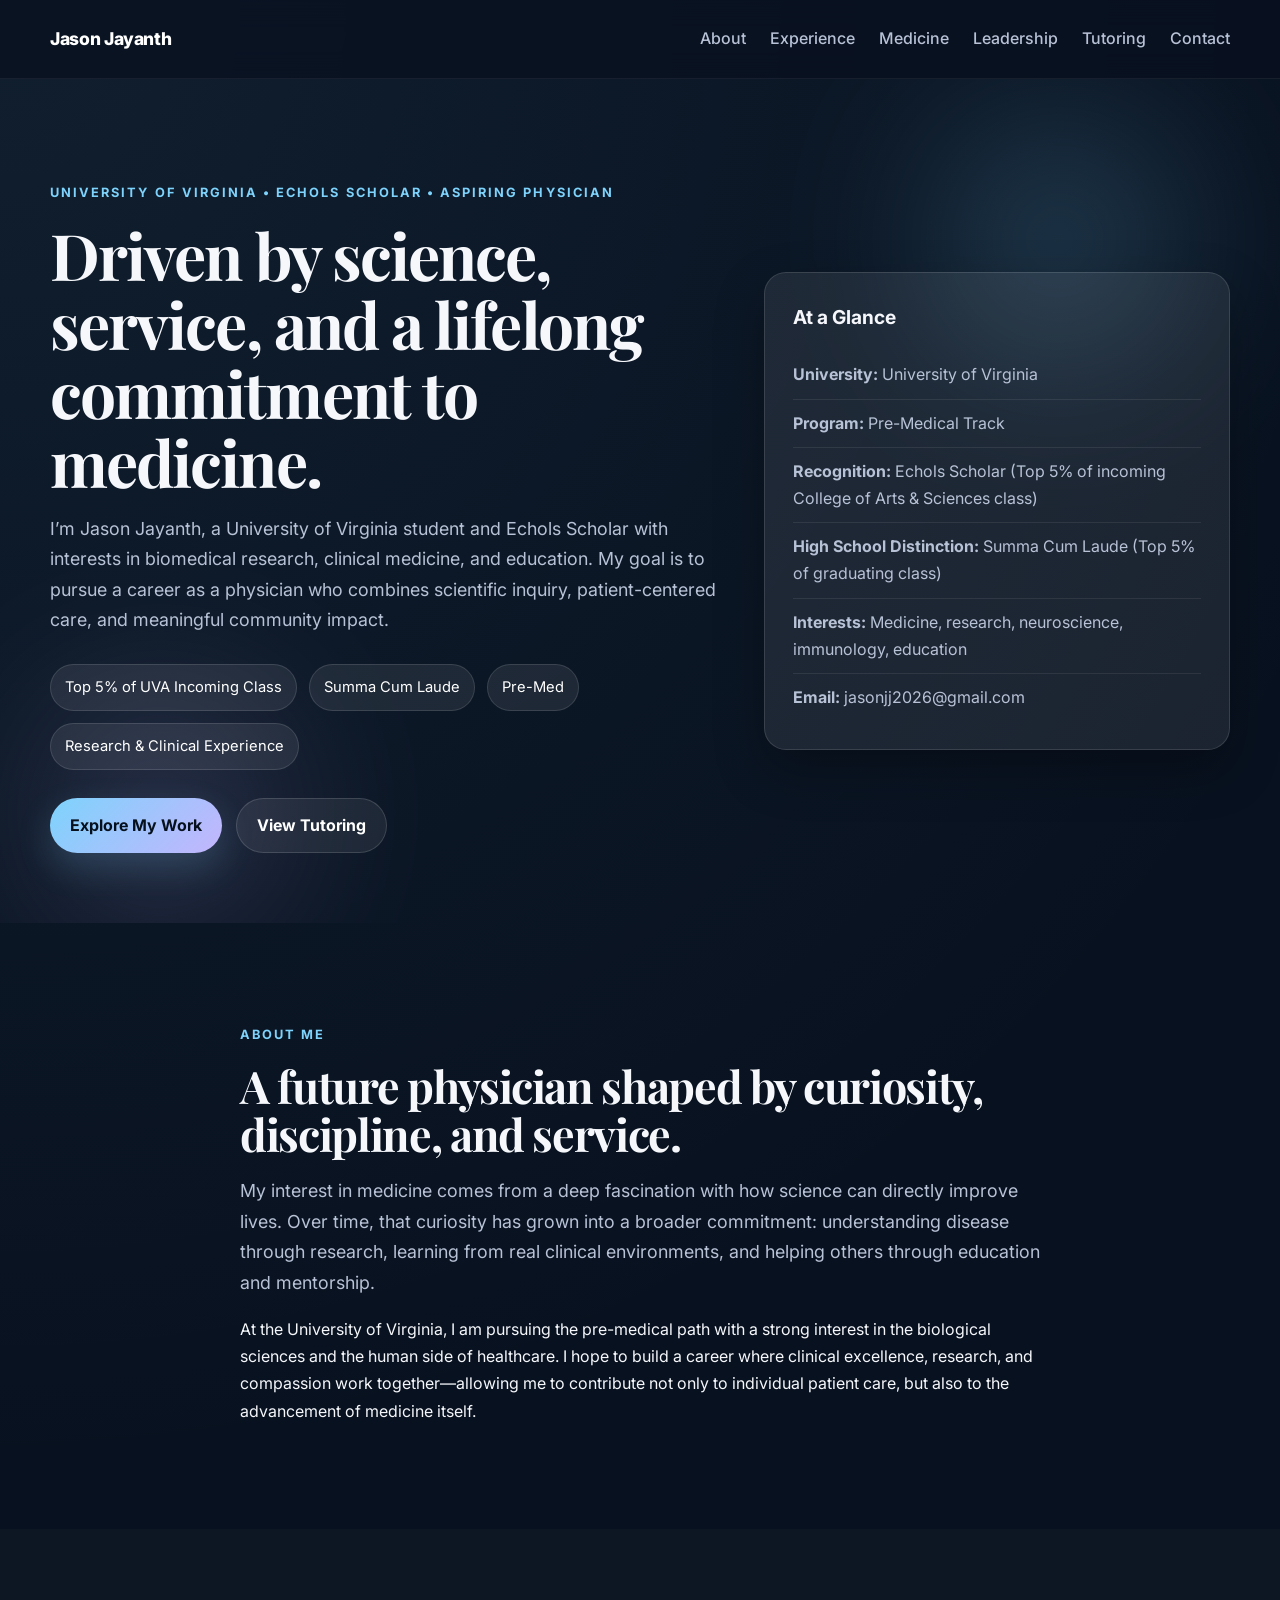
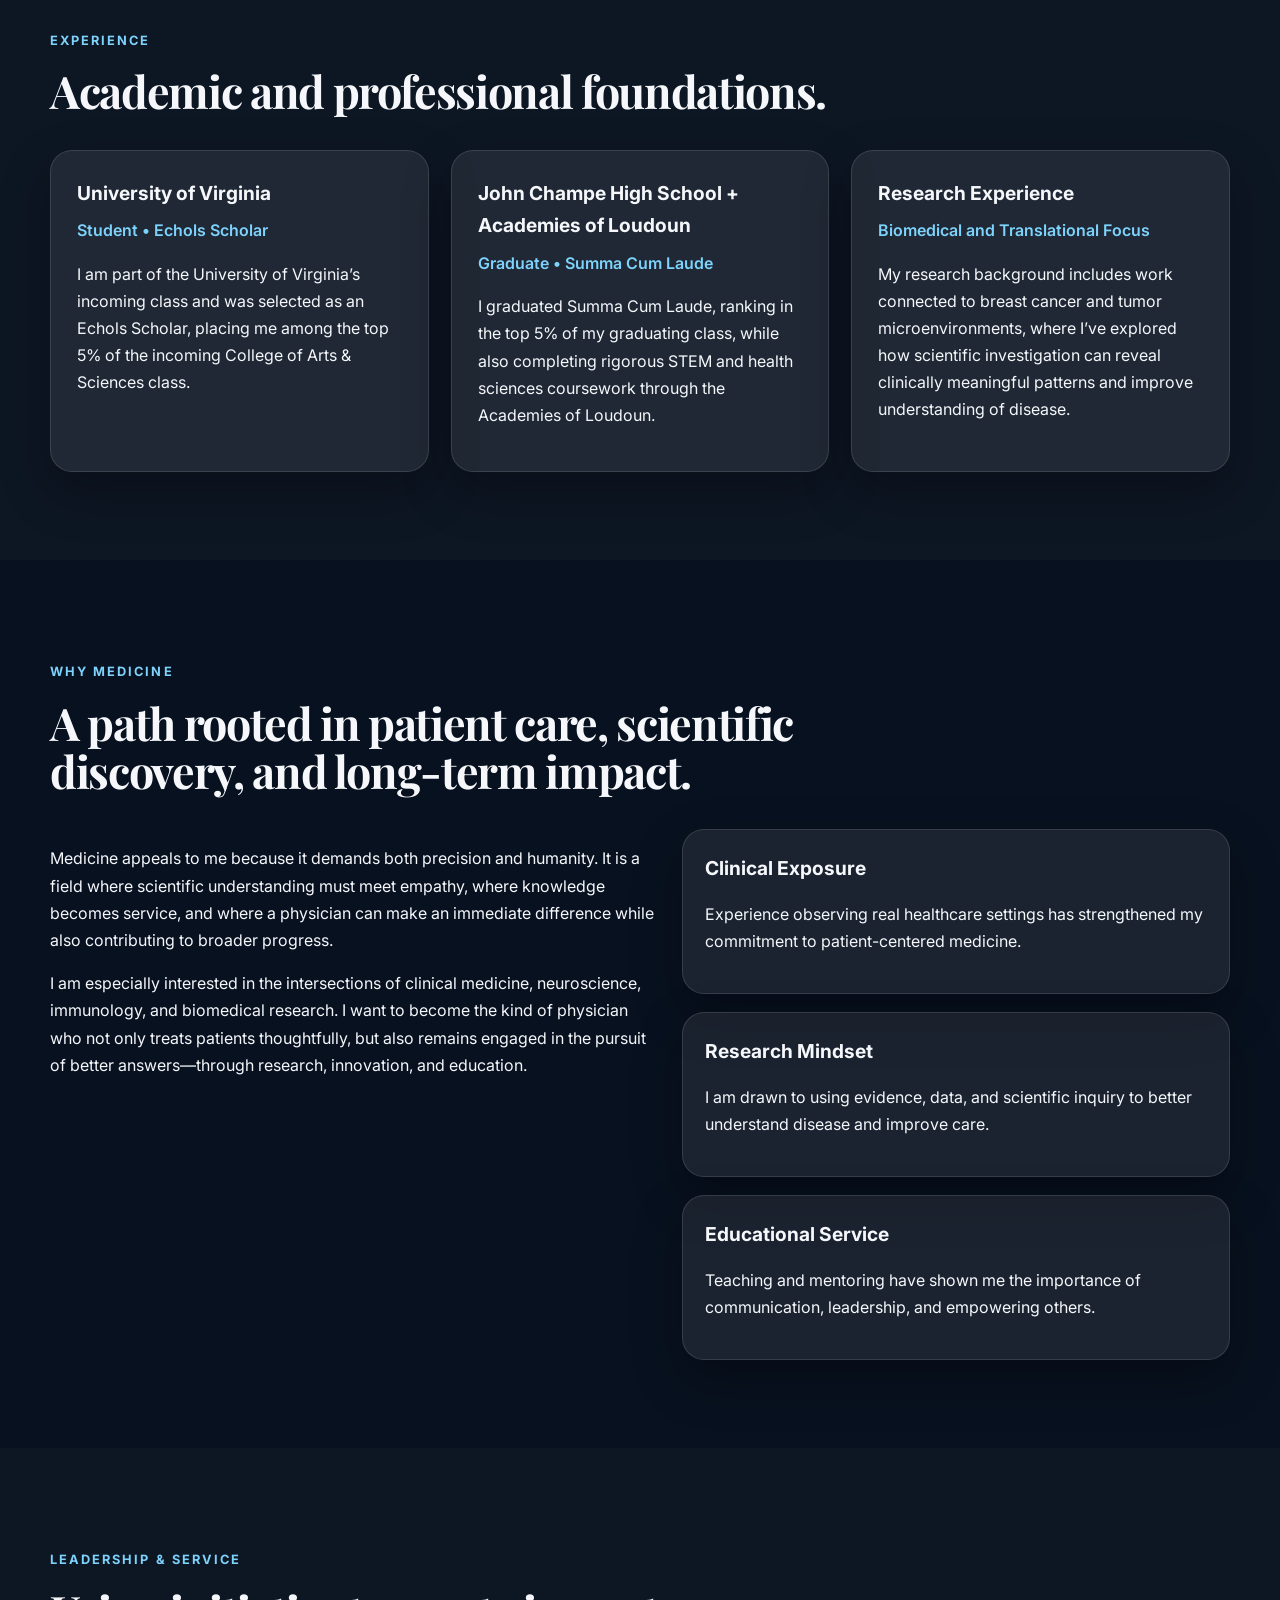
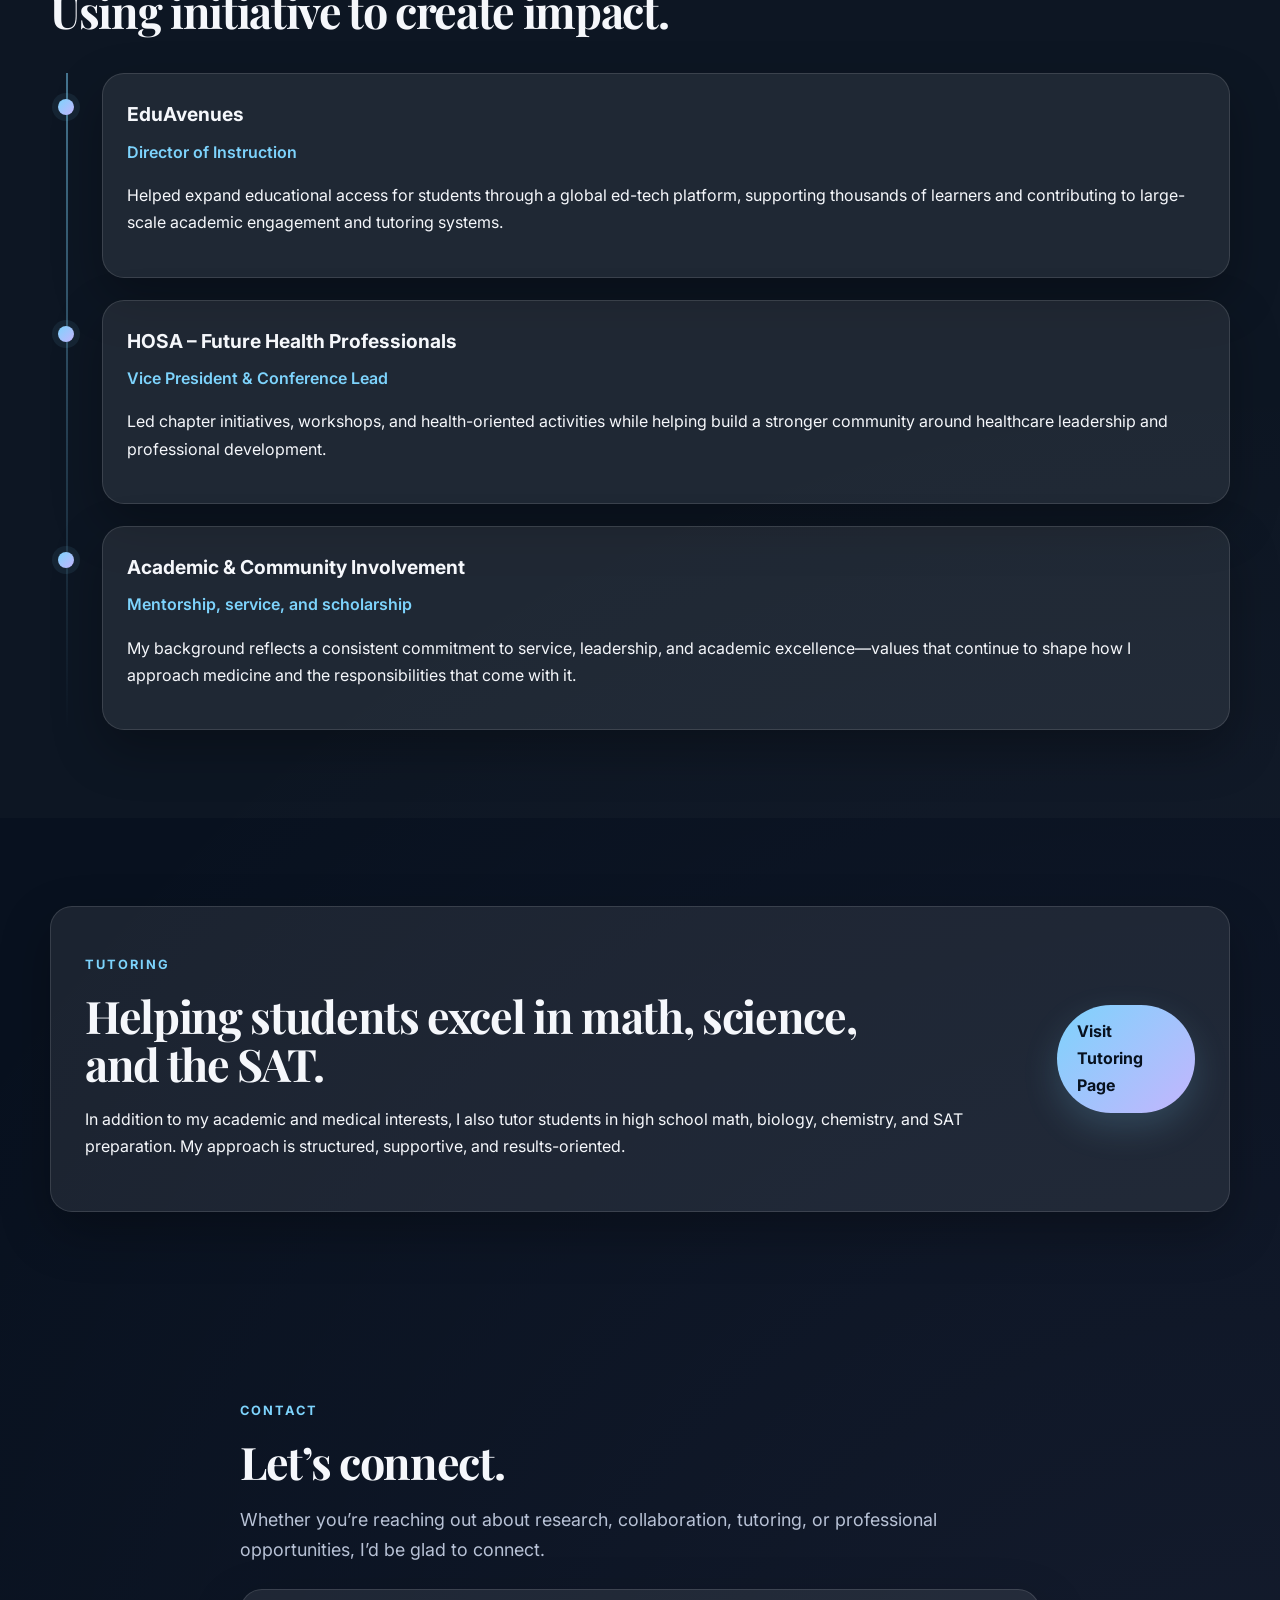
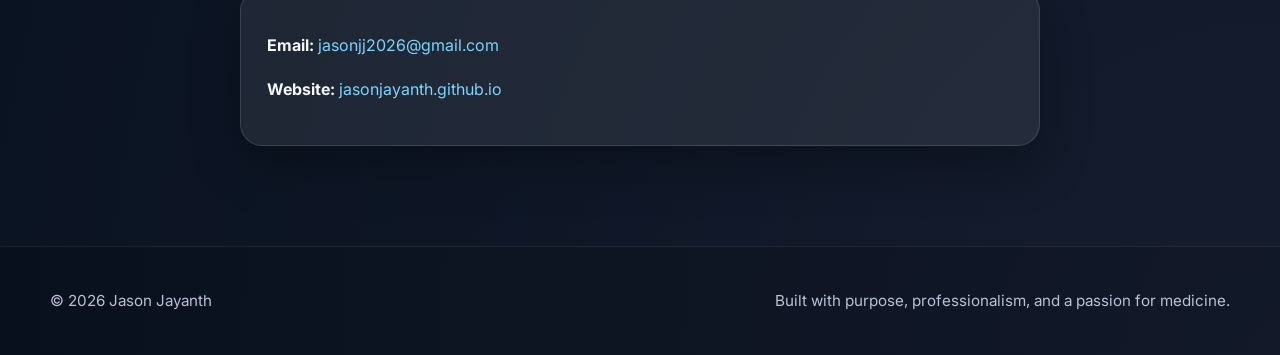
<file: index.html>
<!DOCTYPE html>
<html lang="en">
<head>
  <meta charset="UTF-8" />
  <meta name="viewport" content="width=device-width, initial-scale=1.0" />
  <title>Jason Jayanth | Pre-Medical Student</title>
  <meta name="description" content="Jason Jayanth is a University of Virginia student, Echols Scholar, researcher, and aspiring physician passionate about medicine, clinical care, biomedical research, and education." />
  <link rel="preconnect" href="https://fonts.googleapis.com">
  <link rel="preconnect" href="https://fonts.gstatic.com" crossorigin>
  <link href="https://fonts.googleapis.com/css2?family=Inter:wght@300;400;500;600;700;800&family=Playfair+Display:wght@600;700&display=swap" rel="stylesheet">
  <link rel="stylesheet" href="style.css" />
</head>
<body>
  <header class="site-header">
    <div class="container nav">
      <a href="index.html" class="logo">Jason Jayanth</a>
      <nav>
        <a href="#about">About</a>
        <a href="#experience">Experience</a>
        <a href="#medicine">Medicine</a>
        <a href="#leadership">Leadership</a>
        <a href="tutoring.html">Tutoring</a>
        <a href="#contact">Contact</a>
      </nav>
    </div>
  </header>

  <section class="hero">
    <div class="container hero-grid">
      <div class="hero-text reveal">
        <p class="eyebrow">University of Virginia • Echols Scholar • Aspiring Physician</p>
        <h1>Driven by science, service, and a lifelong commitment to medicine.</h1>
        <p class="hero-subtext">
          I’m Jason Jayanth, a University of Virginia student and Echols Scholar with interests in
          biomedical research, clinical medicine, and education. My goal is to pursue a career as a physician
          who combines scientific inquiry, patient-centered care, and meaningful community impact.
        </p>

        <div class="hero-badges">
          <span>Top 5% of UVA Incoming Class</span>
          <span>Summa Cum Laude</span>
          <span>Pre-Med</span>
          <span>Research & Clinical Experience</span>
        </div>

        <div class="hero-buttons">
          <a href="#about" class="btn btn-primary">Explore My Work</a>
          <a href="tutoring.html" class="btn btn-secondary">View Tutoring</a>
        </div>
      </div>

      <div class="hero-card reveal delay-1">
        <div class="glass-card">
          <h3>At a Glance</h3>
          <ul class="quick-facts">
            <li><strong>University:</strong> University of Virginia</li>
            <li><strong>Program:</strong> Pre-Medical Track</li>
            <li><strong>Recognition:</strong> Echols Scholar (Top 5% of incoming College of Arts & Sciences class)</li>
            <li><strong>High School Distinction:</strong> Summa Cum Laude (Top 5% of graduating class)</li>
            <li><strong>Interests:</strong> Medicine, research, neuroscience, immunology, education</li>
            <li><strong>Email:</strong> jasonjj2026@gmail.com</li>
          </ul>
        </div>
      </div>
    </div>
    <div class="hero-glow hero-glow-1"></div>
    <div class="hero-glow hero-glow-2"></div>
  </section>

  <section id="about" class="section">
    <div class="container narrow reveal">
      <p class="section-tag">About Me</p>
      <h2>A future physician shaped by curiosity, discipline, and service.</h2>
      <p class="lead">
        My interest in medicine comes from a deep fascination with how science can directly improve lives.
        Over time, that curiosity has grown into a broader commitment: understanding disease through research,
        learning from real clinical environments, and helping others through education and mentorship.
      </p>
      <p>
        At the University of Virginia, I am pursuing the pre-medical path with a strong interest in the biological
        sciences and the human side of healthcare. I hope to build a career where clinical excellence, research,
        and compassion work together—allowing me to contribute not only to individual patient care, but also to
        the advancement of medicine itself.
      </p>
    </div>
  </section>

  <section id="experience" class="section section-alt">
    <div class="container">
      <p class="section-tag reveal">Experience</p>
      <h2 class="reveal">Academic and professional foundations.</h2>

      <div class="card-grid">
        <div class="info-card reveal">
          <h3>University of Virginia</h3>
          <p class="card-subtitle">Student • Echols Scholar</p>
          <p>
            I am part of the University of Virginia’s incoming class and was selected as an Echols Scholar,
            placing me among the top 5% of the incoming College of Arts & Sciences class.
          </p>
        </div>

        <div class="info-card reveal delay-1">
          <h3>John Champe High School + Academies of Loudoun</h3>
          <p class="card-subtitle">Graduate • Summa Cum Laude</p>
          <p>
            I graduated Summa Cum Laude, ranking in the top 5% of my graduating class, while also completing
            rigorous STEM and health sciences coursework through the Academies of Loudoun.
          </p>
        </div>

        <div class="info-card reveal delay-2">
          <h3>Research Experience</h3>
          <p class="card-subtitle">Biomedical and Translational Focus</p>
          <p>
            My research background includes work connected to breast cancer and tumor microenvironments, where I’ve
            explored how scientific investigation can reveal clinically meaningful patterns and improve understanding of disease.
          </p>
        </div>
      </div>
    </div>
  </section>

  <section id="medicine" class="section">
    <div class="container">
      <p class="section-tag reveal">Why Medicine</p>
      <h2 class="reveal">A path rooted in patient care, scientific discovery, and long-term impact.</h2>

      <div class="split-grid">
        <div class="split-text reveal">
          <p>
            Medicine appeals to me because it demands both precision and humanity. It is a field where scientific
            understanding must meet empathy, where knowledge becomes service, and where a physician can make an
            immediate difference while also contributing to broader progress.
          </p>
          <p>
            I am especially interested in the intersections of clinical medicine, neuroscience, immunology, and
            biomedical research. I want to become the kind of physician who not only treats patients thoughtfully,
            but also remains engaged in the pursuit of better answers—through research, innovation, and education.
          </p>
        </div>

        <div class="feature-list reveal delay-1">
          <div class="feature-item">
            <h3>Clinical Exposure</h3>
            <p>Experience observing real healthcare settings has strengthened my commitment to patient-centered medicine.</p>
          </div>
          <div class="feature-item">
            <h3>Research Mindset</h3>
            <p>I am drawn to using evidence, data, and scientific inquiry to better understand disease and improve care.</p>
          </div>
          <div class="feature-item">
            <h3>Educational Service</h3>
            <p>Teaching and mentoring have shown me the importance of communication, leadership, and empowering others.</p>
          </div>
        </div>
      </div>
    </div>
  </section>

  <section id="leadership" class="section section-alt">
    <div class="container">
      <p class="section-tag reveal">Leadership & Service</p>
      <h2 class="reveal">Using initiative to create impact.</h2>

      <div class="timeline">
        <div class="timeline-item reveal">
          <div class="timeline-dot"></div>
          <div class="timeline-content">
            <h3>EduAvenues</h3>
            <p class="card-subtitle">Director of Instruction</p>
            <p>
              Helped expand educational access for students through a global ed-tech platform, supporting thousands of learners
              and contributing to large-scale academic engagement and tutoring systems.
            </p>
          </div>
        </div>

        <div class="timeline-item reveal delay-1">
          <div class="timeline-dot"></div>
          <div class="timeline-content">
            <h3>HOSA – Future Health Professionals</h3>
            <p class="card-subtitle">Vice President & Conference Lead</p>
            <p>
              Led chapter initiatives, workshops, and health-oriented activities while helping build a stronger community
              around healthcare leadership and professional development.
            </p>
          </div>
        </div>

        <div class="timeline-item reveal delay-2">
          <div class="timeline-dot"></div>
          <div class="timeline-content">
            <h3>Academic & Community Involvement</h3>
            <p class="card-subtitle">Mentorship, service, and scholarship</p>
            <p>
              My background reflects a consistent commitment to service, leadership, and academic excellence—values that continue
              to shape how I approach medicine and the responsibilities that come with it.
            </p>
          </div>
        </div>
      </div>
    </div>
  </section>

  <section class="section">
    <div class="container reveal">
      <div class="cta-panel">
        <div>
          <p class="section-tag">Tutoring</p>
          <h2>Helping students excel in math, science, and the SAT.</h2>
          <p>
            In addition to my academic and medical interests, I also tutor students in high school math, biology,
            chemistry, and SAT preparation. My approach is structured, supportive, and results-oriented.
          </p>
        </div>
        <a href="tutoring.html" class="btn btn-primary">Visit Tutoring Page</a>
      </div>
    </div>
  </section>

  <section id="contact" class="section contact-section">
    <div class="container narrow reveal">
      <p class="section-tag">Contact</p>
      <h2>Let’s connect.</h2>
      <p class="lead">
        Whether you’re reaching out about research, collaboration, tutoring, or professional opportunities,
        I’d be glad to connect.
      </p>
      <div class="contact-card">
        <p><strong>Email:</strong> <a href="mailto:jasonjj2026@gmail.com">jasonjj2026@gmail.com</a></p>
        <p><strong>Website:</strong> <a href="https://jasonjayanth.github.io" target="_blank">jasonjayanth.github.io</a></p>
      </div>
    </div>
  </section>

  <footer class="site-footer">
    <div class="container footer-content">
      <p>© 2026 Jason Jayanth</p>
      <p>Built with purpose, professionalism, and a passion for medicine.</p>
    </div>
  </footer>

  <script src="script.js"></script>
</body>
</html>
</file>
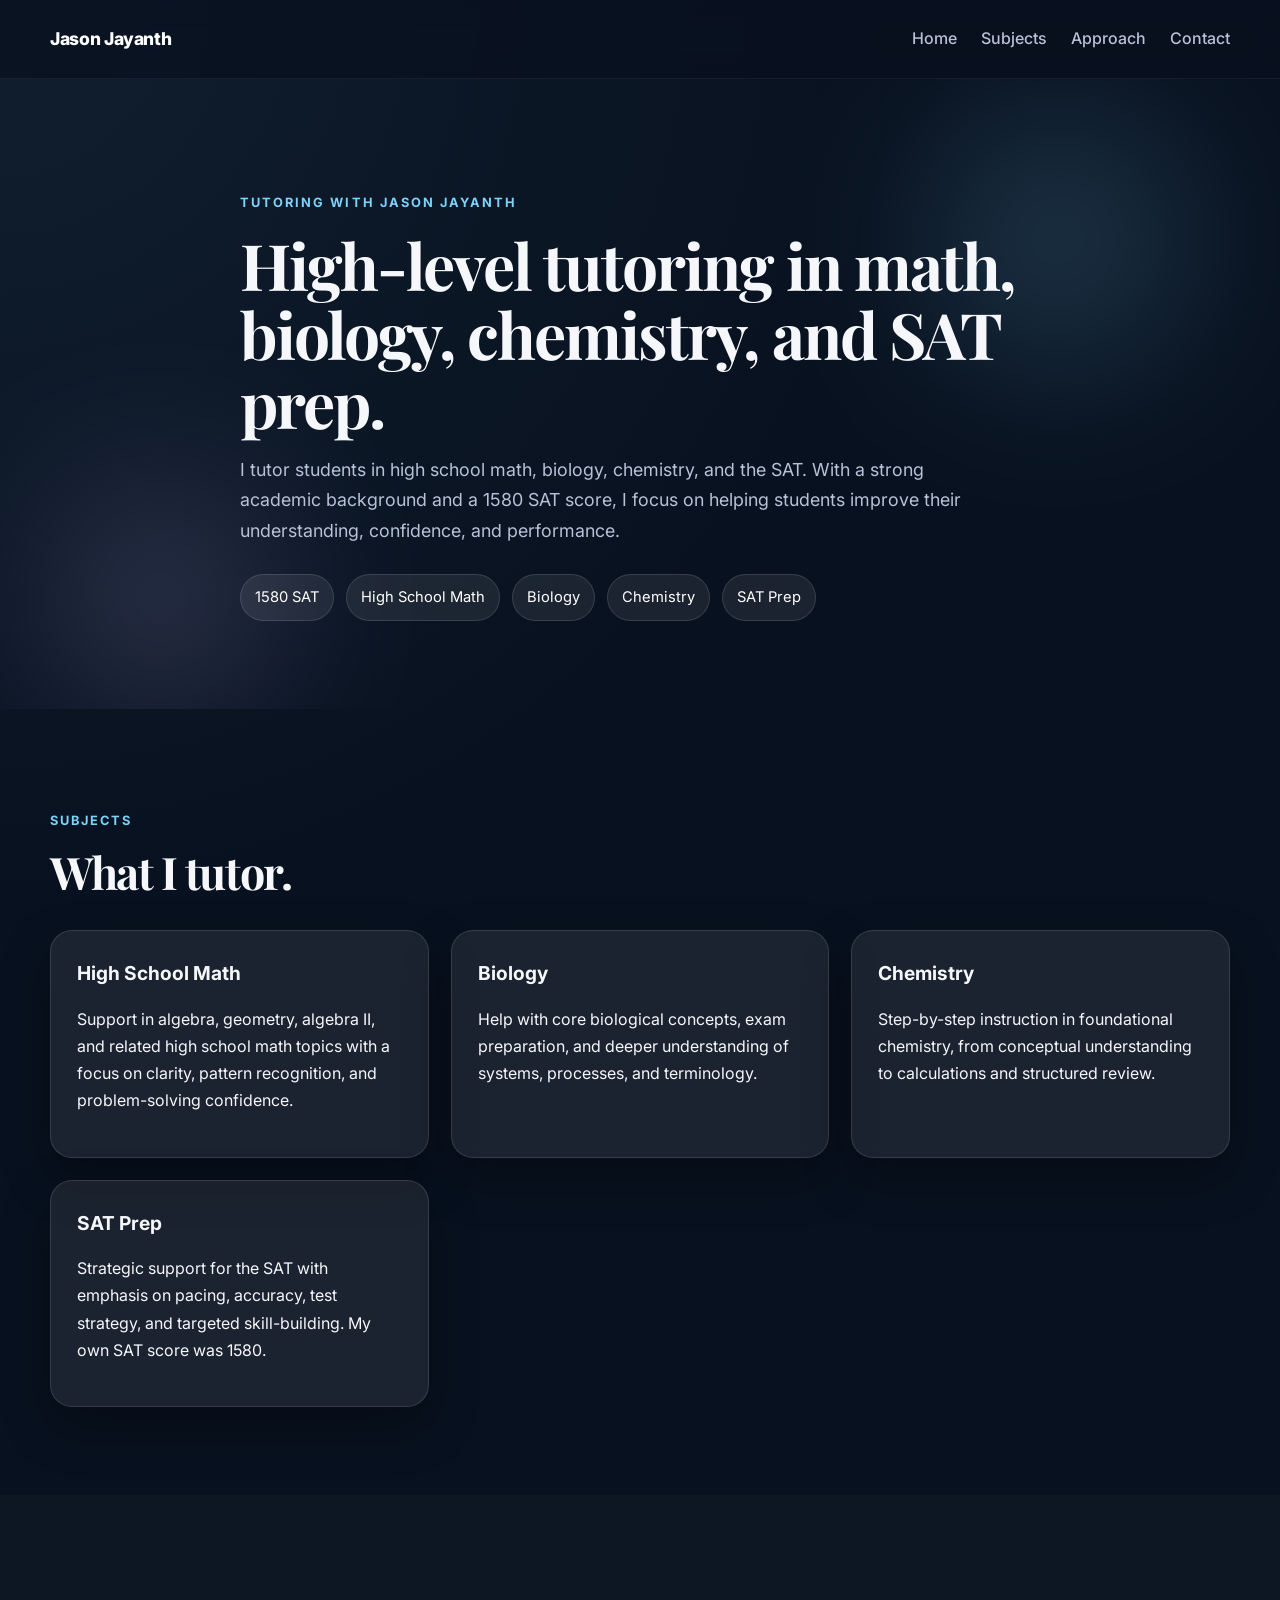
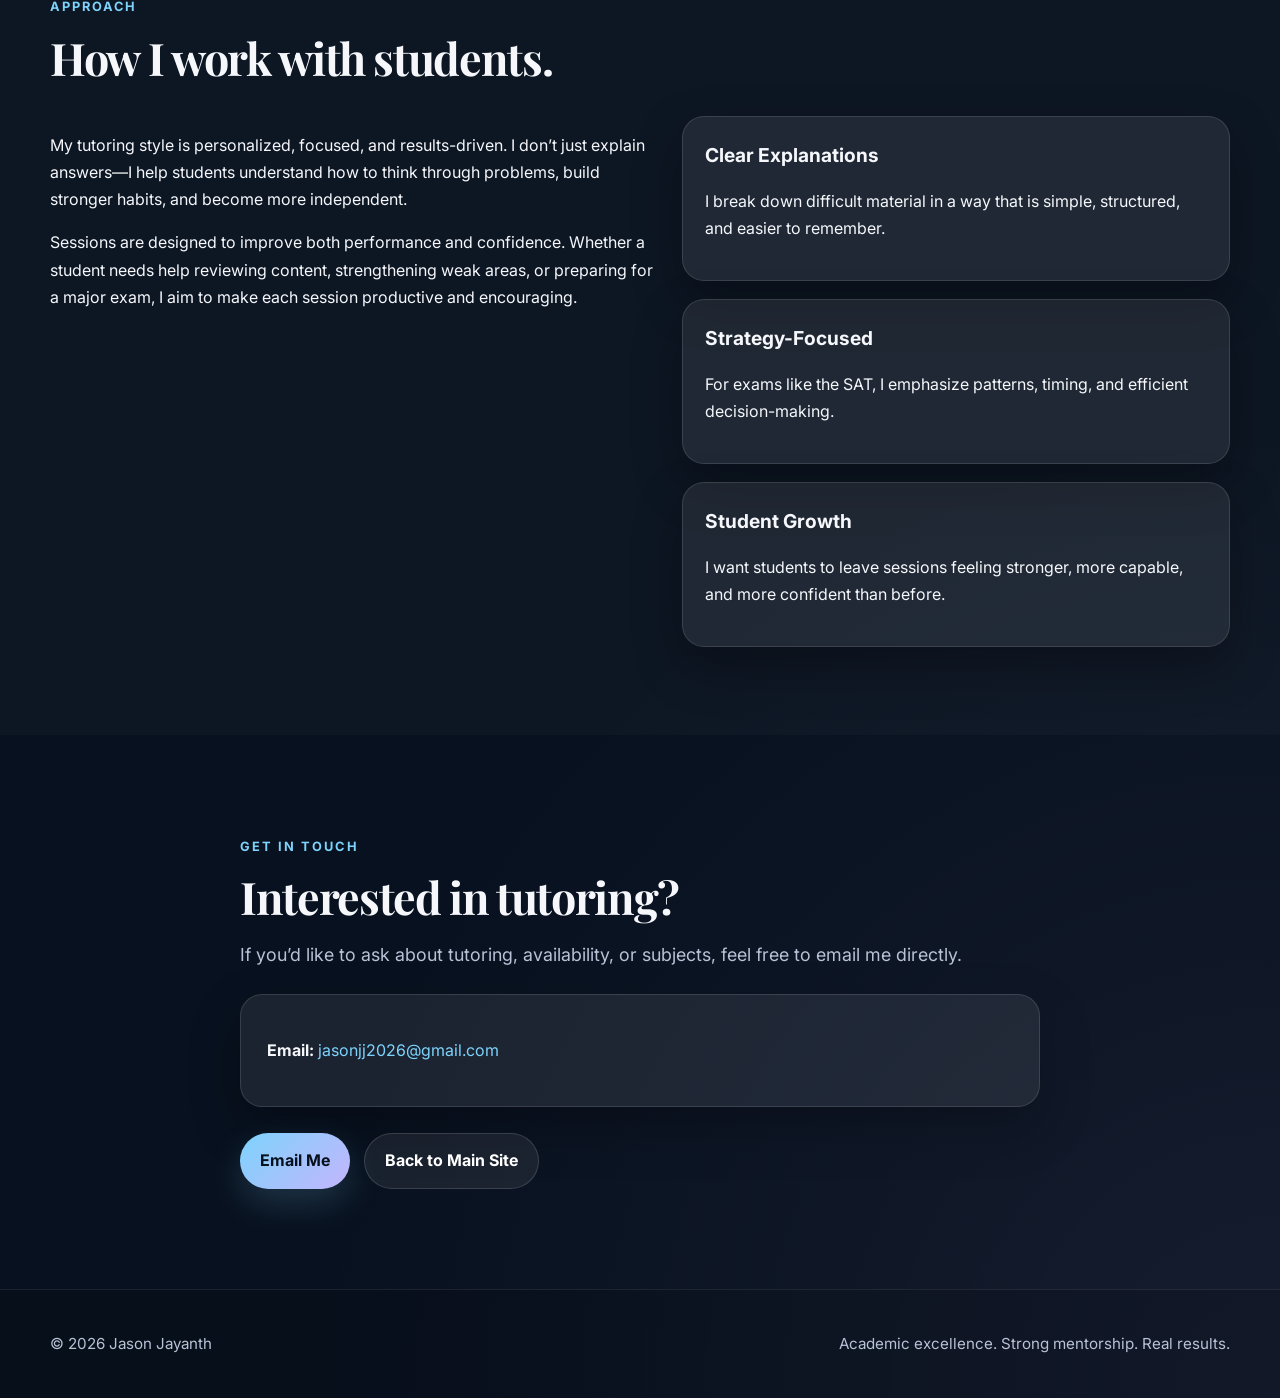
<file: tutoring.html>
<!DOCTYPE html>
<html lang="en">
<head>
  <meta charset="UTF-8" />
  <meta name="viewport" content="width=device-width, initial-scale=1.0" />
  <title>Jason Jayanth | Tutoring</title>
  <meta name="description" content="Tutoring with Jason Jayanth in high school math, biology, chemistry, and SAT prep." />
  <link rel="preconnect" href="https://fonts.googleapis.com">
  <link rel="preconnect" href="https://fonts.gstatic.com" crossorigin>
  <link href="https://fonts.googleapis.com/css2?family=Inter:wght@300;400;500;600;700;800&family=Playfair+Display:wght@600;700&display=swap" rel="stylesheet">
  <link rel="stylesheet" href="style.css" />
</head>
<body>
  <header class="site-header">
    <div class="container nav">
      <a href="index.html" class="logo">Jason Jayanth</a>
      <nav>
        <a href="index.html">Home</a>
        <a href="#subjects">Subjects</a>
        <a href="#approach">Approach</a>
        <a href="#contact">Contact</a>
      </nav>
    </div>
  </header>

  <section class="hero small-hero">
    <div class="container narrow">
      <div class="reveal">
        <p class="eyebrow">Tutoring with Jason Jayanth</p>
        <h1>High-level tutoring in math, biology, chemistry, and SAT prep.</h1>
        <p class="hero-subtext">
          I tutor students in high school math, biology, chemistry, and the SAT. With a strong academic background
          and a 1580 SAT score, I focus on helping students improve their understanding, confidence, and performance.
        </p>
        <div class="hero-badges">
          <span>1580 SAT</span>
          <span>High School Math</span>
          <span>Biology</span>
          <span>Chemistry</span>
          <span>SAT Prep</span>
        </div>
      </div>
    </div>
    <div class="hero-glow hero-glow-1"></div>
    <div class="hero-glow hero-glow-2"></div>
  </section>

  <section id="subjects" class="section">
    <div class="container">
      <p class="section-tag reveal">Subjects</p>
      <h2 class="reveal">What I tutor.</h2>

      <div class="card-grid">
        <div class="info-card reveal">
          <h3>High School Math</h3>
          <p>
            Support in algebra, geometry, algebra II, and related high school math topics with a focus on clarity,
            pattern recognition, and problem-solving confidence.
          </p>
        </div>

        <div class="info-card reveal delay-1">
          <h3>Biology</h3>
          <p>
            Help with core biological concepts, exam preparation, and deeper understanding of systems, processes,
            and terminology.
          </p>
        </div>

        <div class="info-card reveal delay-2">
          <h3>Chemistry</h3>
          <p>
            Step-by-step instruction in foundational chemistry, from conceptual understanding to calculations and
            structured review.
          </p>
        </div>

        <div class="info-card reveal">
          <h3>SAT Prep</h3>
          <p>
            Strategic support for the SAT with emphasis on pacing, accuracy, test strategy, and targeted skill-building.
            My own SAT score was 1580.
          </p>
        </div>
      </div>
    </div>
  </section>

  <section id="approach" class="section section-alt">
    <div class="container">
      <p class="section-tag reveal">Approach</p>
      <h2 class="reveal">How I work with students.</h2>

      <div class="split-grid">
        <div class="split-text reveal">
          <p>
            My tutoring style is personalized, focused, and results-driven. I don’t just explain answers—I help
            students understand how to think through problems, build stronger habits, and become more independent.
          </p>
          <p>
            Sessions are designed to improve both performance and confidence. Whether a student needs help reviewing
            content, strengthening weak areas, or preparing for a major exam, I aim to make each session productive
            and encouraging.
          </p>
        </div>

        <div class="feature-list reveal delay-1">
          <div class="feature-item">
            <h3>Clear Explanations</h3>
            <p>I break down difficult material in a way that is simple, structured, and easier to remember.</p>
          </div>
          <div class="feature-item">
            <h3>Strategy-Focused</h3>
            <p>For exams like the SAT, I emphasize patterns, timing, and efficient decision-making.</p>
          </div>
          <div class="feature-item">
            <h3>Student Growth</h3>
            <p>I want students to leave sessions feeling stronger, more capable, and more confident than before.</p>
          </div>
        </div>
      </div>
    </div>
  </section>

  <section id="contact" class="section contact-section">
    <div class="container narrow reveal">
      <p class="section-tag">Get in Touch</p>
      <h2>Interested in tutoring?</h2>
      <p class="lead">
        If you’d like to ask about tutoring, availability, or subjects, feel free to email me directly.
      </p>
      <div class="contact-card">
        <p><strong>Email:</strong> <a href="mailto:jasonjj2026@gmail.com">jasonjj2026@gmail.com</a></p>
      </div>
      <div class="hero-buttons">
        <a href="mailto:jasonjj2026@gmail.com" class="btn btn-primary">Email Me</a>
        <a href="index.html" class="btn btn-secondary">Back to Main Site</a>
      </div>
    </div>
  </section>

  <footer class="site-footer">
    <div class="container footer-content">
      <p>© 2026 Jason Jayanth</p>
      <p>Academic excellence. Strong mentorship. Real results.</p>
    </div>
  </footer>

  <script src="script.js"></script>
</body>
</html>
</file>
<file: style.css>
:root {
  --bg: #08111f;
  --bg-soft: #0d1830;
  --card: rgba(255, 255, 255, 0.08);
  --card-border: rgba(255, 255, 255, 0.12);
  --text: #f5f7fb;
  --muted: #b8c2d6;
  --accent: #7dd3fc;
  --accent-2: #c4b5fd;
  --white: #ffffff;
  --shadow: 0 20px 50px rgba(0, 0, 0, 0.28);
  --radius: 22px;
  --max-width: 1180px;
}

* {
  box-sizing: border-box;
}

html {
  scroll-behavior: smooth;
}

body {
  margin: 0;
  font-family: "Inter", sans-serif;
  background:
    radial-gradient(circle at top left, rgba(125, 211, 252, 0.07), transparent 28%),
    radial-gradient(circle at bottom right, rgba(196, 181, 253, 0.07), transparent 30%),
    var(--bg);
  color: var(--text);
  line-height: 1.7;
}

a {
  color: var(--accent);
  text-decoration: none;
}

img {
  max-width: 100%;
  display: block;
}

.container {
  width: min(var(--max-width), calc(100% - 40px));
  margin: 0 auto;
}

.narrow {
  width: min(800px, calc(100% - 40px));
  margin: 0 auto;
}

.site-header {
  position: sticky;
  top: 0;
  z-index: 1000;
  backdrop-filter: blur(14px);
  background: rgba(8, 17, 31, 0.75);
  border-bottom: 1px solid rgba(255,255,255,0.06);
}

.nav {
  display: flex;
  justify-content: space-between;
  align-items: center;
  min-height: 78px;
}

.logo {
  font-weight: 800;
  letter-spacing: -0.02em;
  color: var(--white);
  font-size: 1.1rem;
}

nav {
  display: flex;
  gap: 24px;
  flex-wrap: wrap;
}

nav a {
  color: var(--muted);
  font-weight: 500;
  transition: color 0.25s ease;
}

nav a:hover {
  color: var(--white);
}

.hero {
  position: relative;
  overflow: hidden;
  padding: 90px 0 70px;
}

.small-hero {
  padding: 100px 0 60px;
}

.hero-grid {
  display: grid;
  grid-template-columns: 1.3fr 0.9fr;
  gap: 42px;
  align-items: center;
}

.eyebrow,
.section-tag {
  color: var(--accent);
  text-transform: uppercase;
  letter-spacing: 0.16em;
  font-size: 0.8rem;
  font-weight: 700;
  margin-bottom: 16px;
}

h1, h2 {
  font-family: "Playfair Display", serif;
  line-height: 1.08;
  letter-spacing: -0.03em;
  margin: 0 0 18px;
}

h1 {
  font-size: clamp(2.7rem, 5vw, 5rem);
  max-width: 900px;
}

h2 {
  font-size: clamp(2rem, 3.5vw, 3.2rem);
  max-width: 850px;
}

h3 {
  margin-top: 0;
  margin-bottom: 8px;
  font-size: 1.2rem;
}

.hero-subtext,
.lead {
  font-size: 1.12rem;
  color: var(--muted);
}

.hero-subtext {
  max-width: 760px;
}

.hero-badges {
  display: flex;
  flex-wrap: wrap;
  gap: 12px;
  margin: 28px 0;
}

.hero-badges span {
  background: rgba(255,255,255,0.08);
  border: 1px solid rgba(255,255,255,0.12);
  color: var(--white);
  padding: 10px 14px;
  border-radius: 999px;
  font-size: 0.92rem;
}

.hero-buttons {
  display: flex;
  gap: 14px;
  flex-wrap: wrap;
  margin-top: 26px;
}

.btn {
  display: inline-flex;
  align-items: center;
  justify-content: center;
  padding: 13px 20px;
  border-radius: 999px;
  font-weight: 700;
  transition: transform 0.25s ease, box-shadow 0.25s ease, background 0.25s ease;
}

.btn:hover {
  transform: translateY(-2px);
}

.btn-primary {
  background: linear-gradient(135deg, var(--accent), var(--accent-2));
  color: #07111e;
  box-shadow: 0 14px 35px rgba(125, 211, 252, 0.18);
}

.btn-secondary {
  background: rgba(255,255,255,0.07);
  color: var(--white);
  border: 1px solid rgba(255,255,255,0.14);
}

.glass-card,
.info-card,
.feature-item,
.cta-panel,
.contact-card,
.timeline-content {
  background: var(--card);
  border: 1px solid var(--card-border);
  box-shadow: var(--shadow);
  border-radius: var(--radius);
}

.glass-card {
  padding: 28px;
}

.quick-facts {
  list-style: none;
  padding: 0;
  margin: 18px 0 0;
}

.quick-facts li {
  padding: 10px 0;
  border-bottom: 1px solid rgba(255,255,255,0.08);
  color: var(--muted);
}

.quick-facts li:last-child {
  border-bottom: none;
}

.section {
  padding: 88px 0;
}

.section-alt {
  background: rgba(255,255,255,0.02);
}

.card-grid {
  display: grid;
  grid-template-columns: repeat(3, 1fr);
  gap: 22px;
  margin-top: 34px;
}

.info-card {
  padding: 26px;
  transition: transform 0.3s ease, border-color 0.3s ease;
}

.info-card:hover,
.feature-item:hover,
.timeline-content:hover {
  transform: translateY(-4px);
  border-color: rgba(125, 211, 252, 0.34);
}

.card-subtitle {
  color: var(--accent);
  font-weight: 600;
  margin-top: 0;
  margin-bottom: 14px;
}

.split-grid {
  display: grid;
  grid-template-columns: 1.05fr 0.95fr;
  gap: 26px;
  align-items: start;
  margin-top: 34px;
}

.feature-list {
  display: grid;
  gap: 18px;
}

.feature-item {
  padding: 22px;
}

.timeline {
  margin-top: 38px;
  position: relative;
  display: grid;
  gap: 22px;
}

.timeline::before {
  content: "";
  position: absolute;
  left: 16px;
  top: 0;
  bottom: 0;
  width: 2px;
  background: linear-gradient(to bottom, var(--accent), transparent);
  opacity: 0.5;
}

.timeline-item {
  position: relative;
  padding-left: 52px;
}

.timeline-dot {
  position: absolute;
  left: 8px;
  top: 26px;
  width: 16px;
  height: 16px;
  border-radius: 50%;
  background: linear-gradient(135deg, var(--accent), var(--accent-2));
  box-shadow: 0 0 0 6px rgba(125, 211, 252, 0.08);
}

.timeline-content {
  padding: 24px;
}

.cta-panel {
  padding: 34px;
  display: flex;
  justify-content: space-between;
  align-items: center;
  gap: 24px;
}

.contact-section {
  padding-bottom: 100px;
}

.contact-card {
  padding: 26px;
  margin-top: 24px;
}

.site-footer {
  border-top: 1px solid rgba(255,255,255,0.08);
  padding: 26px 0;
  background: rgba(0,0,0,0.14);
}

.footer-content {
  display: flex;
  justify-content: space-between;
  gap: 18px;
  flex-wrap: wrap;
  color: var(--muted);
  font-size: 0.95rem;
}

.hero-glow {
  position: absolute;
  border-radius: 50%;
  filter: blur(90px);
  opacity: 0.22;
  z-index: -1;
}

.hero-glow-1 {
  width: 240px;
  height: 240px;
  background: var(--accent);
  top: 40px;
  right: 8%;
}

.hero-glow-2 {
  width: 220px;
  height: 220px;
  background: var(--accent-2);
  bottom: 0;
  left: 4%;
}

.reveal {
  opacity: 0;
  transform: translateY(28px);
  transition: opacity 0.75s ease, transform 0.75s ease;
}

.reveal.visible {
  opacity: 1;
  transform: translateY(0);
}

.delay-1 {
  transition-delay: 0.12s;
}

.delay-2 {
  transition-delay: 0.24s;
}

@media (max-width: 980px) {
  .hero-grid,
  .split-grid,
  .card-grid {
    grid-template-columns: 1fr;
  }

  .cta-panel {
    flex-direction: column;
    align-items: flex-start;
  }

  nav {
    gap: 14px;
    justify-content: flex-end;
  }
}

@media (max-width: 640px) {
  .nav {
    flex-direction: column;
    align-items: flex-start;
    padding: 16px 0;
    gap: 12px;
  }

  .hero {
    padding-top: 70px;
  }

  .section {
    padding: 72px 0;
  }

  .hero-badges span {
    font-size: 0.85rem;
  }

  .btn {
    width: 100%;
  }
}
</file>
